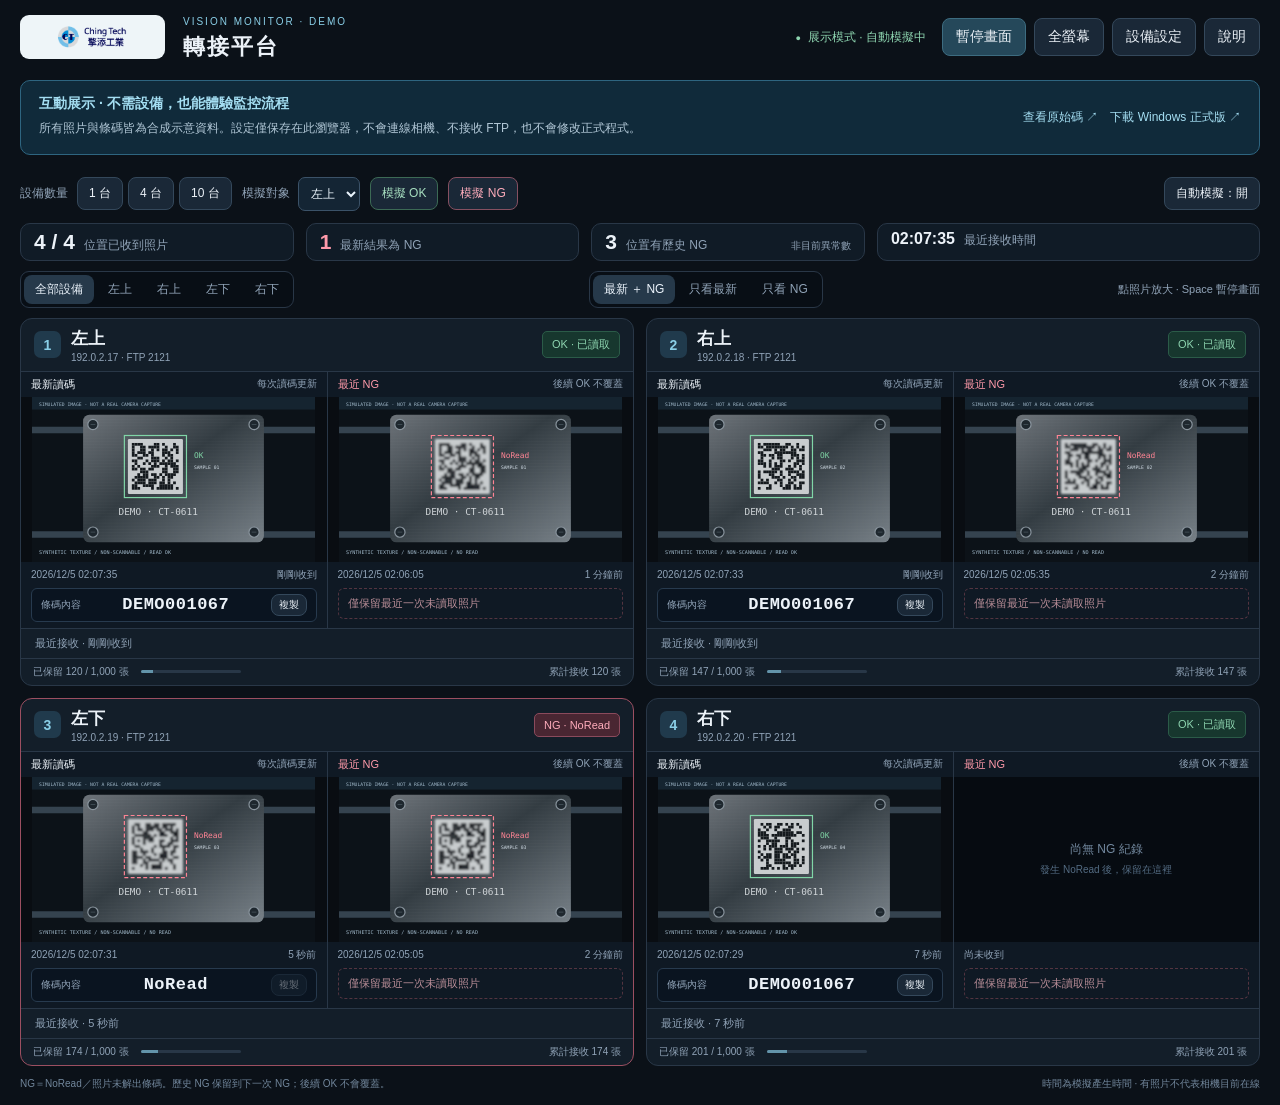
<file: demo/index.html>
<!doctype html><html lang="zh-Hant"><head><meta charset="utf-8"><meta name="viewport" content="width=device-width,initial-scale=1"><title>SICK 讀碼影像監控｜互動展示</title><meta name="description" content="體驗 SICK 讀碼影像監控的最新照片、NG 檢視與 1～10 台設備設定。純瀏覽器模擬，無需安裝或連接設備。"><link rel="icon" href="./app.ico"><link rel="stylesheet" href="./demo.css"><link rel="stylesheet" href="./app.css"></head><body>
<main class="shell"><header><div class="brand"><img class="logo" src="./logo.png" alt="Ching Tech 擎添工業"><div><small class="eyebrow">VISION MONITOR · DEMO</small><h1>轉接平台</h1></div></div><div class="tools"><span id="service" role="status">連接中</span><button id="pause" class="primary" aria-pressed="false" title="空白鍵可暫停／繼續">暫停畫面</button><button id="fullscreen" class="secondary">全螢幕</button><button id="settings">設備設定</button><button id="help">說明</button></div></header>
<section class="demo-banner" aria-label="展示模式說明"><div><strong>互動展示 · 不需設備，也能體驗監控流程</strong><p>所有照片與條碼皆為合成示意資料。設定僅保存在此瀏覽器，不會連線相機、不接收 FTP，也不會修改正式程式。</p></div><div class="demo-links"><a href="https://github.com/wkltueserc20/SICK-GLS611lector-monitor" target="_blank" rel="noopener noreferrer">查看原始碼 ↗</a><a href="https://github.com/wkltueserc20/SICK-GLS611lector-monitor/releases/latest" target="_blank" rel="noopener noreferrer">下載 Windows 正式版 ↗</a></div></section>
<section class="demo-controls" aria-label="模擬操作"><div class="preset-group"><span>設備數量</span><button data-preset="1">1 台</button><button data-preset="4">4 台</button><button data-preset="10">10 台</button></div><label>模擬對象<select id="demoTarget" aria-label="模擬對象"></select></label><button data-result="ok">模擬 OK</button><button data-result="ng">模擬 NG</button><button id="demoAuto" aria-pressed="true">自動模擬：開</button></section><section class="overview" aria-label="監控摘要"><div class="metric"><strong id="received">0 / 0</strong><span>位置已收到照片</span></div><div class="metric alert"><strong id="currentNg">0</strong><span>最新結果為 NG</span></div><div class="metric"><strong id="ngs">0</strong><span>位置有歷史 NG</span><small>非目前異常數</small></div><div class="metric clock"><strong id="lastReceived">—</strong><span>最近接收時間</span></div></section>
<nav class="toolbar" aria-label="畫面選項"><div class="segments" id="positions" aria-label="設備篩選"></div><div class="segments" id="views" aria-label="照片類型"><button data-view="both" aria-pressed="true">最新 ＋ NG</button><button data-view="latest" aria-pressed="false">只看最新</button><button data-view="ng" aria-pressed="false">只看 NG</button></div><span class="hint">點照片放大 · Space 暫停畫面</span></nav>
<div class="notice" id="frozen" hidden><span><strong>畫面已暫停</strong> · 展示模擬仍繼續，繼續後顯示最新結果。</span><button id="resume">繼續更新</button></div><div class="notice error" id="error" role="alert" hidden><span>接收服務暫時無回應，正在重新連線。以下保留最後一次畫面。</span><button id="retry">立即重試</button></div>
<div class="notice" id="pendingSettings" hidden><span><strong>設定已儲存，尚未套用</strong> · 請關閉並重新開啟程式，現在仍依舊設定接收。</span></div><div class="empty-devices" id="emptyDevices" hidden>所有展示設備皆已停用。請在「設備設定」啟用設備並儲存。</div><section class="grid" id="grid" aria-label="設備讀碼照片"></section><footer><span>NG＝NoRead／照片未解出條碼。歷史 NG 保留到下一次 NG；後續 OK 不會覆蓋。</span><span>時間為模擬產生時間 · 有照片不代表相機目前在線</span></footer></main>
<dialog id="viewer" aria-labelledby="viewerTitle"><div class="dialogbar"><div><h2 id="viewerTitle"></h2><p id="viewerMeta"></p></div><div class="dialogtools"><button id="zoom" aria-pressed="false">放大 160%</button><button id="rotate">旋轉 90°</button><button id="close">關閉 ✕</button></div></div><div class="zoomstage" id="zoomstage"><img id="large" alt="讀碼照片放大檢視"></div><div class="dialogfoot"><span id="viewerCode"></span><span>此照片固定顯示，方便檢查 · Esc 關閉</span></div></dialog>
<dialog id="helpDialog" aria-labelledby="helpTitle"><div class="dialogbar"><h2 id="helpTitle">使用說明與儲存位置</h2><button id="closeHelp">關閉 ✕</button></div><div class="helpbody"><h3>這是什麼？</h3><p>這是 Windows Rust 監控程式的互動展示。正式版接收 SICK Lector611 Liquid Lens 的照片及 XML；這裡完全以瀏覽器產生模擬結果。</p><h3>建議體驗順序</h3><p>選擇一台或十台 → 選擇模擬對象 → 按「模擬 NG」→ 再按「模擬 OK」，觀察最新照片恢復 OK，而最近 NG 仍保留。點照片可放大及旋轉。</p><h3>設備設定</h3><p>可調整名稱、IP、FTP 埠、啟用狀態與排序。儲存後立即套用展示；正式版需重新開啟程式。匯入匯出僅處理 JSON 設定，不含照片。</p><h3>暫停的差異</h3><p>「暫停畫面」只凍結顯示，模擬仍繼續。「自動模擬：關」停止自動產生新結果，仍可手動模擬 OK／NG。</p><h3>展示資料</h3><p>示意圖片並非現場照片，圖中的點陣紋理不是可解碼條碼；條碼文字為預先產生的假資料。關閉網頁不影響任何設備。設備數量快捷鍵會重設展示設定。</p><p id="dataPath" hidden></p><strong id="limit" hidden></strong></div></dialog>
<dialog id="settingsDialog" aria-labelledby="settingsTitle">
<form id="settingsForm"><div class="dialogbar"><div><h2 id="settingsTitle">設備與接收設定</h2><p>管理 1～10 台展示設備 · 儲存後立即套用，僅影響此瀏覽器</p></div><button type="button" id="closeSettings">關閉 ✕</button></div>
<div class="settingsbody"><p class="settingsintro">設備可以共用 FTP 埠，由來源 IP 區分。這裡僅模擬設定，不會發送網路請求至設備；正式部署才需同步設定 SOPAS 與防火牆。</p>
<div class="settingsglobals"><label>預設 FTP 接收埠<input id="cfgFtp" type="number" min="1" max="65535" required></label><label>本機網頁埠<input id="cfgWeb" type="number" min="1" max="65535" required></label><label>每台保留照片數<input id="cfgMax" type="number" min="1" max="100000" required></label><label>多久未接收時提醒（秒）<input id="cfgStale" type="number" min="0" max="604800" required><small>0＝關閉提醒；不等於斷線判斷</small></label><label>FTP 綁定位址<input id="cfgHost" required placeholder="0.0.0.0"><small>0.0.0.0＝所有網路介面</small></label></div>
<div class="settingssection"><div><h3>設備清單 <span id="deviceCount"></span></h3><p>勾選啟用才會接收並顯示；上下移動可調整畫面順序。</p></div><button type="button" id="addDevice">＋ 新增設備</button></div>
<div class="device-table"><div class="device-row device-heading"><span>啟用</span><span>設備名稱</span><span>來源 IPv4</span><span>FTP 接收埠</span><span>排序／刪除</span></div><div id="deviceRows"></div></div>
<p class="settingshint">FTP 埠留空時使用預設值。資料夾使用固定識別碼，更改名稱或 IP 不會變更資料位置。刪除設備只移除設定，不會刪除照片；需要暫時停用請取消勾選。</p>
<div class="settingssection"><div><h3>設定備份</h3><p>匯出目前表單（含尚未儲存內容）。匯入後檢查並按儲存才會生效。</p></div><div class="backup-tools"><button type="button" id="exportConfig">匯出 JSON</button><button type="button" id="importConfig">匯入 JSON</button><input id="importFile" type="file" accept=".json,application/json" hidden></div></div>
<p class="path" id="settingsPath"></p><p class="settingshint">展示張數僅為模擬計數，不會建立或刪除實際照片。備份 JSON 不含照片。本展示不會在磁碟建立照片資料夾。</p>
<p id="settingsMessage" role="status" hidden></p><button type="button" id="discardSettings" hidden>捨棄未儲存修改並關閉</button>
</div><div class="settingsfoot"><span>展示設定儲存在此瀏覽器，儲存後立即套用。</span><button type="submit" id="saveSettings" class="primary">儲存設定</button></div></form></dialog>
<div id="toast" role="status" hidden></div><script src="./simulator.js"></script><script src="./app.js"></script><script src="./settings.js"></script><script src="./controls.js"></script></body></html>
</file>
<file: demo/demo.css>
.demo-banner{display:flex;align-items:center;justify-content:space-between;gap:16px;background:#102a3a;border:1px solid #2e6580;border-radius:10px;padding:14px 18px;margin:18px 0 12px}.demo-banner strong{color:#a4def2;font-size:14px}.demo-banner p{margin:5px 0 0;color:#b1c7d6;font-size:12px;line-height:1.8}.demo-links{display:flex;gap:12px;white-space:nowrap}.demo-links a{color:#a4def2;text-decoration:none;font-size:12px}.demo-links a:hover{text-decoration:underline}.demo-controls{display:flex;align-items:center;gap:10px;flex-wrap:wrap;padding:10px 0 0}.demo-controls label{display:flex;align-items:center;gap:8px;font-size:12px;color:var(--muted)}.demo-controls select{color:#eaf4fc;background:#142534;border:1px solid #3b5268;border-radius:7px;padding:8px;font:inherit;max-width:180px}.demo-controls .preset-group{display:flex;align-items:center;gap:5px}.demo-controls .preset-group span{color:var(--muted);font-size:12px;margin-right:4px}.demo-controls button{font-size:12px;padding:7px 11px}.demo-controls [data-result=ng]{color:#ffadbc;border-color:#865061}.demo-controls [data-result=ok]{color:#a7dfc0;border-color:#3c6a55}#demoAuto{margin-left:auto}.tools{flex-wrap:wrap;justify-content:flex-end}#service{color:var(--blue)}footer a{color:var(--blue)}.imagebutton img{background:#090d12}.demo-disclaimer{font-size:11px;color:var(--muted);line-height:1.8;margin-top:10px}@media(max-width:800px){header{flex-wrap:wrap}.demo-banner{align-items:flex-start;flex-direction:column}.demo-links{flex-wrap:wrap}#demoAuto{margin-left:0}.overview{grid-template-columns:1fr 1fr}.toolbar{align-items:flex-start}#positions{max-width:100%}.imagebutton{min-height:145px;height:25vh}.tools{justify-content:flex-start}}@media(prefers-reduced-motion:reduce){*{scroll-behavior:auto!important}}
</file>
<file: demo/app.css>
:root{color-scheme:dark;--bg:#0b1118;--panel:#131e29;--line:#293747;--muted:#90a3b7;--blue:#8acfe7;--green:#8ed5b0;--red:#ff9aaa}*{box-sizing:border-box}[hidden]{display:none!important}body{margin:0;background:var(--bg);color:#ecf2f8;font:14px 'Segoe UI','Microsoft JhengHei',sans-serif}button{font:inherit;color:inherit;background:#1a2837;border:1px solid #34485b;border-radius:8px;padding:9px 13px;cursor:pointer}button:hover{background:#293e51}button:focus-visible{outline:2px solid var(--blue);outline-offset:3px}button:disabled{opacity:.4;cursor:default}.shell{max-width:1900px;margin:auto;padding:20px 24px}header,.brand,.tools{display:flex;align-items:center;gap:18px}header{justify-content:space-between}.tools{gap:8px}.logo{width:168px;height:62px;object-fit:contain;background:#eef5f8;padding:4px;border-radius:9px}.eyebrow{color:var(--blue);font-size:10px;letter-spacing:2px}h1{font-size:24px;margin:4px 0 0;letter-spacing:2px}#service{font-size:12px;color:var(--green);margin-right:8px}#service:before{content:'●';font-size:9px;margin-right:7px}#service.off{color:var(--red)}.primary{background:#25485a;border-color:#3d6c80}.primary.frozen{background:#674a22;color:#ffe2ae;border-color:#927044}.overview{display:grid;grid-template-columns:1fr 1fr 1fr 1.4fr;gap:12px;margin:20px 0 16px}.metric{border:1px solid var(--line);background:#101b26;border-radius:10px;padding:12px 16px;display:flex;align-items:baseline;gap:9px}.metric strong{font-size:24px;font-weight:600;font-variant-numeric:tabular-nums}.metric span{font-size:12px;color:var(--muted)}.metric small{font-size:10px;color:var(--muted);margin-left:auto}.metric.alert strong{color:var(--red)}.metric.clock strong{font-size:17px}.toolbar{display:flex;justify-content:space-between;align-items:center;gap:12px;padding-bottom:14px}.segments{display:flex;gap:3px;padding:3px;background:#080e15;border:1px solid var(--line);border-radius:9px}.segments button{background:transparent;border:0;padding:7px 12px;color:var(--muted);font-size:12px}.segments button[aria-pressed=true]{background:#26394a;color:#edf5fd}.hint{color:var(--muted);font-size:11px}.notice{display:flex;align-items:center;justify-content:space-between;gap:12px;padding:12px 15px;border-radius:9px;background:#382c1c;border:1px solid #7b6032;color:#ffe0a3;margin-bottom:14px;font-size:12px;line-height:1.6}.notice.error{background:#3b2029;border-color:#804653;color:#ffb8c3}.grid{display:grid;grid-template-columns:1fr 1fr;gap:16px}.card{background:var(--panel);border:1px solid var(--line);border-radius:12px;overflow:hidden;min-width:0}.card.is-ng{border-color:#9c4f61}.cardhead{display:flex;align-items:center;justify-content:space-between;padding:13px 16px;gap:10px}.position{display:flex;align-items:center;gap:10px}.positionmark{width:23px;height:23px;display:grid;grid-template-columns:1fr 1fr;gap:3px}.positionmark i{border:1px solid #405469;border-radius:2px}.positionmark i.active{background:var(--blue);border-color:var(--blue)}.position h2{margin:0;font-size:18px}.ip{color:var(--muted);font-size:11px;margin-top:3px}.badge{padding:5px 9px;font-size:11px;border:1px solid #3b4a5d;border-radius:5px;color:#adbed0;white-space:nowrap}.badge.ok{background:#17372e;color:var(--green);border-color:#2b5b48}.badge.ng{background:#492632;color:#ffadbc;border-color:#8a4a5c}.badge.unknown{background:#3b3223;color:#f0c780;border-color:#6c5734}.views{display:grid;grid-template-columns:1fr 1fr;border-top:1px solid var(--line);gap:1px;background:var(--line)}.view{min-width:0;background:#0f1924}.viewhead{display:flex;align-items:center;justify-content:space-between;padding:8px 12px;gap:5px;font-size:11px}.viewhead strong{font-weight:500}.view[data-type=ng] .viewhead strong{color:var(--red)}.viewhead span{color:var(--muted);font-size:10px}.imagebutton{border:0;border-radius:0;position:relative;width:100%;height:clamp(150px,22vh,310px);background:#060b11;display:flex;align-items:center;justify-content:center;padding:0;overflow:hidden}.imagebutton:hover{background:#060b11}.imagebutton img{height:100%;width:100%;object-fit:contain}.imagebutton:not(:disabled):after{content:'放大檢視 ↗';position:absolute;right:8px;bottom:8px;background:#0b1727d9;padding:5px 7px;font-size:10px;border:1px solid #496174;border-radius:4px;opacity:0}.imagebutton:hover:after,.imagebutton:focus-visible:after{opacity:1}.empty{text-align:center;color:#73899f;line-height:1.8;padding:20px;font-size:12px}.empty small{display:block;font-size:10px;color:#536b82}.caption{padding:8px 12px;font-size:10px;color:var(--muted);display:flex;justify-content:space-between;gap:6px;font-variant-numeric:tabular-nums;line-height:1.6}.resultrow{display:flex;align-items:center;justify-content:space-between;gap:10px;margin:0 12px 11px;padding:9px 11px;background:#0a1420;border:1px solid #273a4e;border-radius:6px;min-height:42px}.resultrow label{font-size:10px;color:var(--muted);white-space:nowrap}.code{font:600 18px Consolas,'Microsoft JhengHei',monospace;overflow-wrap:anywhere;letter-spacing:.5px}.resultrow button{padding:3px 7px;font-size:10px}.ngnote{margin:0 12px 11px;padding:11px;color:#ba8e98;font-size:11px;min-height:42px;border:1px dashed #533440;border-radius:6px}.cardfoot{padding:8px 14px;display:flex;align-items:center;gap:12px;border-top:1px solid var(--line);font-size:10px;color:var(--muted)}.meter{height:3px;flex:1;background:#283747;border-radius:4px;max-width:100px;overflow:hidden}.meter i{display:block;height:100%;background:#6394aa}.cardfoot .total{margin-left:auto}footer{display:flex;justify-content:space-between;gap:12px;padding-top:14px;color:#71869b;font-size:10px;line-height:1.8}.focused .imagebutton{height:48vh}.grid.focused{grid-template-columns:1fr}.view-only-latest [data-type=ng],.view-only-ng [data-type=latest]{display:none}.view-only-latest .views,.view-only-ng .views{grid-template-columns:1fr}dialog{background:#111e2b;color:#ecf2f8;border:1px solid #3b5269;border-radius:12px;width:min(1380px,96vw);max-height:96vh;padding:0}dialog::backdrop{background:#000d;backdrop-filter:blur(4px)}.dialogbar{display:flex;justify-content:space-between;align-items:center;gap:12px;padding:14px 18px;border-bottom:1px solid var(--line)}.dialogbar h2{font-size:17px;margin:0}.dialogbar p{color:var(--muted);font-size:11px;margin:5px 0 0}.dialogtools{display:flex;gap:6px;align-items:center}.dialogtools button{font-size:12px}.zoomstage{background:#04090f;height:68vh;overflow:auto;display:flex;align-items:center;justify-content:center}.zoomstage img{max-width:100%;max-height:100%;object-fit:contain;transform-origin:center}.zoomstage.zoomed{display:block}.zoomstage.zoomed img{max-width:none;max-height:none;width:160%;height:auto}.dialogfoot{padding:12px 18px;display:flex;justify-content:space-between;gap:10px;font-size:12px;color:var(--muted)}.helpbody{padding:16px 22px;line-height:1.9;color:#bdccdc}.helpbody h3{font-size:14px;color:#ecf2f8;margin:12px 0 4px}.helpbody p{margin:0 0 12px;font-size:12px}.path{padding:10px;background:#080f19;border-radius:6px;overflow-wrap:anywhere;font-family:Consolas,monospace}#toast{position:fixed;bottom:24px;left:50%;transform:translateX(-50%);padding:11px 20px;border:1px solid #4d7188;border-radius:9px;background:#203547;box-shadow:0 8px 32px #0007;font-size:13px;z-index:10}@media(min-width:1250px) and (max-height:850px){.imagebutton{height:18vh;min-height:135px}.overview{margin:14px 0 12px}.metric{padding:8px 13px}.cardhead{padding:10px 14px}.shell{padding-top:14px}}@media(max-width:1080px){.grid{grid-template-columns:1fr}.imagebutton{height:30vh}.metric{display:block}.metric span{display:block;margin-top:3px}.metric small{display:none}#service{display:none}.toolbar{flex-wrap:wrap}.hint{display:none}}@media(max-width:600px){.shell{padding:14px 12px}header{align-items:flex-start}.logo{width:112px;height:45px}.brand{gap:10px}.eyebrow{display:none}h1{font-size:19px}.tools{gap:5px}.tools .secondary{display:none}.tools button{padding:8px 10px;font-size:12px}.overview{gap:6px;margin:14px 0}.metric{padding:9px}.metric strong{font-size:19px}.metric span{font-size:10px}.metric.clock strong{font-size:13px}.segments button{padding:7px 9px;font-size:11px}.toolbar{gap:8px}.imagebutton{height:23vh;min-height:135px}.caption{flex-wrap:wrap}.code{font-size:16px}.resultrow{flex-wrap:wrap;gap:5px}.cardfoot{gap:7px}.meter{display:none}footer{display:block}.dialogbar{padding:12px;align-items:flex-start}.dialogtools{flex-wrap:wrap;justify-content:flex-end}.dialogbar h2{font-size:14px}.dialogbar p{font-size:10px}.zoomstage{height:60vh}.dialogfoot{padding:10px;flex-wrap:wrap}.focused .imagebutton{height:33vh}}
:root{scrollbar-color:#3b5268 #0b1118}
@media(min-width:1100px) and (max-height:1000px){.shell{padding:12px 20px}.logo{width:145px;height:44px}h1{font-size:22px}.overview{margin:12px 0 10px}.metric{padding:6px 13px}.metric strong{font-size:21px}.metric.clock strong{font-size:16px}.toolbar{padding-bottom:10px}.segments button{padding:6px 11px}.cardhead{padding:8px 13px}.position h2{font-size:17px}.positionmark{width:21px;height:21px}.ip{font-size:10px;margin-top:2px}.viewhead{padding:5px 10px}.imagebutton{height:clamp(88px,calc((100vh - 570px)/2),240px);min-height:0}.caption{padding:5px 10px}.resultrow{min-height:30px;padding:5px 9px;margin:0 10px 6px}.code{font-size:17px}.ngnote{min-height:30px;padding:7px 9px;margin:0 10px 6px}.cardfoot{padding:6px 12px}.grid{gap:12px}footer{padding-top:9px}}
.imagebutton:disabled{opacity:1;cursor:default}
#settingsForm{display:flex;flex-direction:column;max-height:94vh}#settingsForm .settingsbody{min-height:0;flex:1;max-height:none}#settingsForm .dialogbar,#settingsForm .settingsfoot{flex-shrink:0}
.deviceindex{display:grid;place-items:center;min-width:27px;height:27px;border-radius:7px;background:#203a4c;color:var(--blue);font-weight:600;font-variant-numeric:tabular-nums}.reception{padding:7px 14px;color:var(--muted);font-size:11px;border-top:1px solid var(--line)}.reception.stale{color:#f0c780;background:#30291d}.grid.single{grid-template-columns:1fr}.grid.single .imagebutton{height:45vh;min-height:200px}.empty-devices{padding:50px;text-align:center;border:1px dashed var(--line);border-radius:12px;color:var(--muted)}#positions{flex-wrap:wrap;max-width:65%}.toolbar{flex-wrap:wrap}.settingsbody{padding:16px 22px;max-height:70vh;overflow:auto}.settingsintro,.settingshint{color:var(--muted);font-size:12px;line-height:1.8;margin:0 0 16px}.settingsglobals{display:grid;grid-template-columns:repeat(3,minmax(0,1fr));gap:16px}.settingsglobals label{display:flex;flex-direction:column;gap:7px;font-size:12px}.settingsglobals small{color:var(--muted);font-size:11px}input{font:inherit;color:#edf5fd;border:1px solid #40556b;background:#091521;border-radius:6px;padding:9px 10px;width:100%;min-width:0}input:focus{outline:2px solid var(--blue);outline-offset:1px}input[type=checkbox]{width:18px;height:18px;accent-color:#7ac6e7}.settingssection{display:flex;align-items:center;justify-content:space-between;gap:14px;margin:24px 0 12px}.settingssection h3{margin:0;font-size:15px}.settingssection h3 span{color:var(--muted);font-size:12px;margin-left:6px}.settingssection p{font-size:12px;color:var(--muted);margin:6px 0 0;line-height:1.7}.device-table{overflow-x:auto;margin-bottom:12px}.device-row{display:grid;grid-template-columns:45px minmax(130px,1fr) minmax(150px,1fr) 130px 140px;align-items:center;gap:10px;padding:9px 0;border-bottom:1px solid var(--line);min-width:700px}.device-row>label:first-child{text-align:center}.device-heading{font-size:11px;color:var(--muted)}.rowtools,.backup-tools{display:flex;gap:5px}.rowtools button{padding:7px 9px;font-size:12px}.settingsfoot{padding:14px 22px;border-top:1px solid var(--line);display:flex;justify-content:space-between;align-items:center;gap:12px}.settingsfoot span{color:var(--muted);font-size:12px}#settingsMessage{padding:12px;background:#19382f;border:1px solid #375f50;border-radius:7px;color:#b2e6cd;line-height:1.8;font-size:12px}#settingsMessage.failure{background:#492632;color:#ffadbc;border-color:#8a4a5c}.grid.many .imagebutton{min-height:140px;height:20vh}.grid.focused .imagebutton{height:45vh}@media(min-width:1650px){.grid.many{grid-template-columns:repeat(3,minmax(0,1fr))}.grid.many.focused{grid-template-columns:1fr}}@media(max-width:1080px){#positions{max-width:100%}.tools{flex-wrap:wrap;justify-content:flex-end}.settingsglobals{grid-template-columns:1fr 1fr}.grid.many{grid-template-columns:1fr 1fr}}@media(max-width:700px){.settingsglobals{grid-template-columns:1fr}.settingssection,.settingsfoot{align-items:flex-start;flex-direction:column}.grid.many{grid-template-columns:1fr}.grid.single .imagebutton{height:30vh}.tools #fullscreen{display:none}}
</file>
